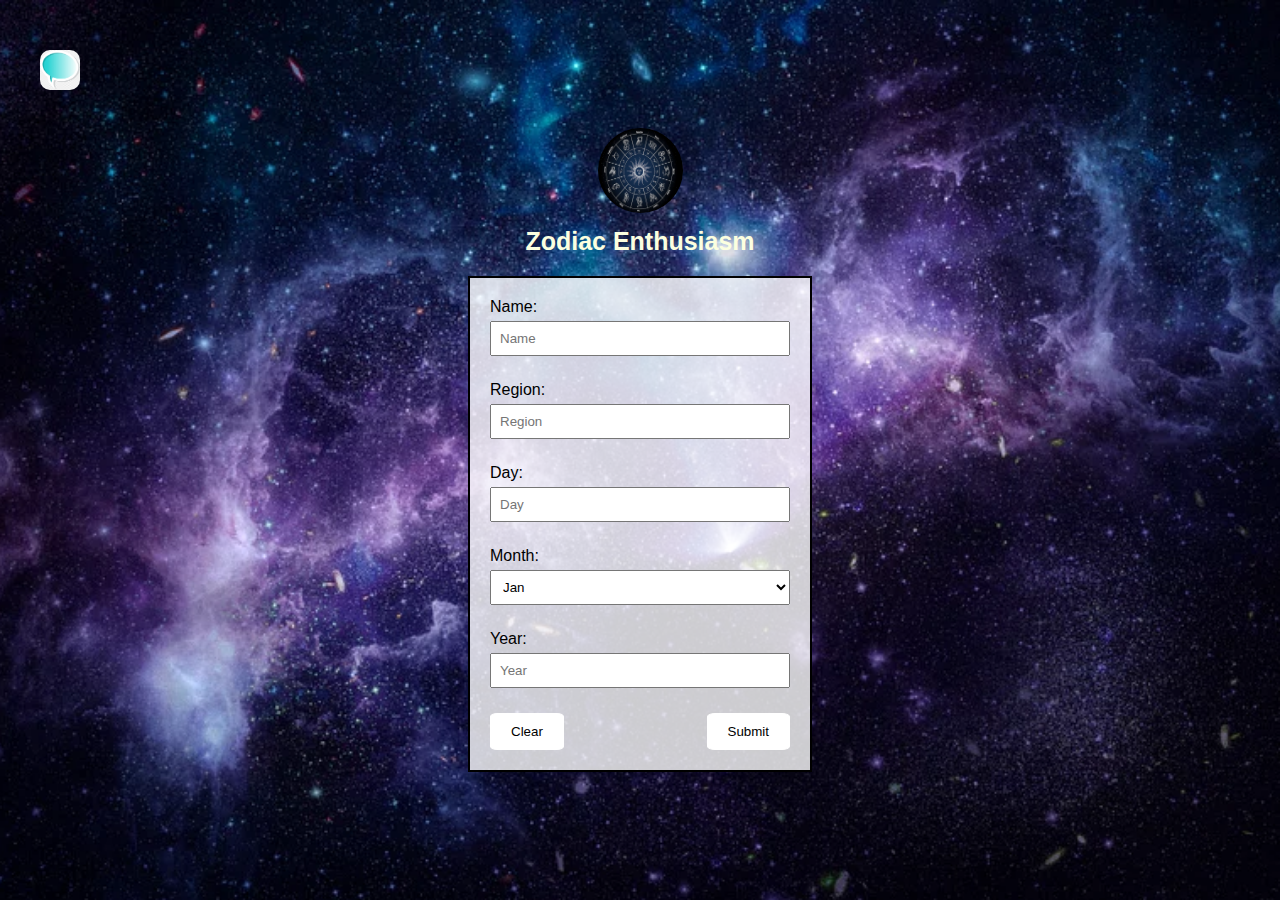
<file: index.html>
<!DOCTYPE html>
<html>
    <meta charset="UTF-8">
    <meta name="viewport" content="width=device-width, initial-scale=1.0">
    <head>
        <title>⚛️ Sign</title>
        <link rel="stylesheet" href="extra/index.css">
    </head>
    <body>
        <a href="cheatbox.html"><img src="image/chatbox.png" class="chatbox"></a>
        <div class="content-wrapper">
            <div class="logo">
                <img src="image/Zodaic.jpeg" alt="Zodiac Logo">
                <p>Zodiac Enthusiasm</p>
            </div>
            <div class="container">
                <div class="form-group">
                    <label for="name">Name:</label>
                    <input type="text" id="name" placeholder="Name">
                </div>
                <div class="form-group">
                    <label for="region">Region:</label>
                    <input type="text" id="region" placeholder="Region">
                </div>
                <div class="form-group">
                    <label for="day">Day:</label>
                    <input type="text" id="day" placeholder="Day">
                </div>
                <div class="form-group">
                    <label for="Month">Month:</label>
                    <select id="Month">
                        <option value="Jan">Jan</option>
                        <option value="Feb">Feb</option>
                        <option value="Mar">Mar</option>
                        <option value="April">April</option>
                        <option value="May">May</option>
                        <option value="June">June</option>
                        <option value="July">July</option>
                        <option value="Aug">Aug</option>
                        <option value="Sep">Sep</option>
                        <option value="Oct">Oct</option>
                        <option value="Nov">Nov</option>
                        <option value="Dec">Dec</option>    
                    </select>
                </div>
                <div class="form-group">
                    <label for="year">Year:</label>
                    <input type="text" id="year" placeholder="Year">
                </div>
                <div class="buttons">
                    <button onclick="Clear()">Clear</button>
                    <button onclick="Calculate()">Submit</button>
                </div>
            </div>
        </div>

        <script src="extra/birth.js"> </script>
    </body>
</html>
</file>
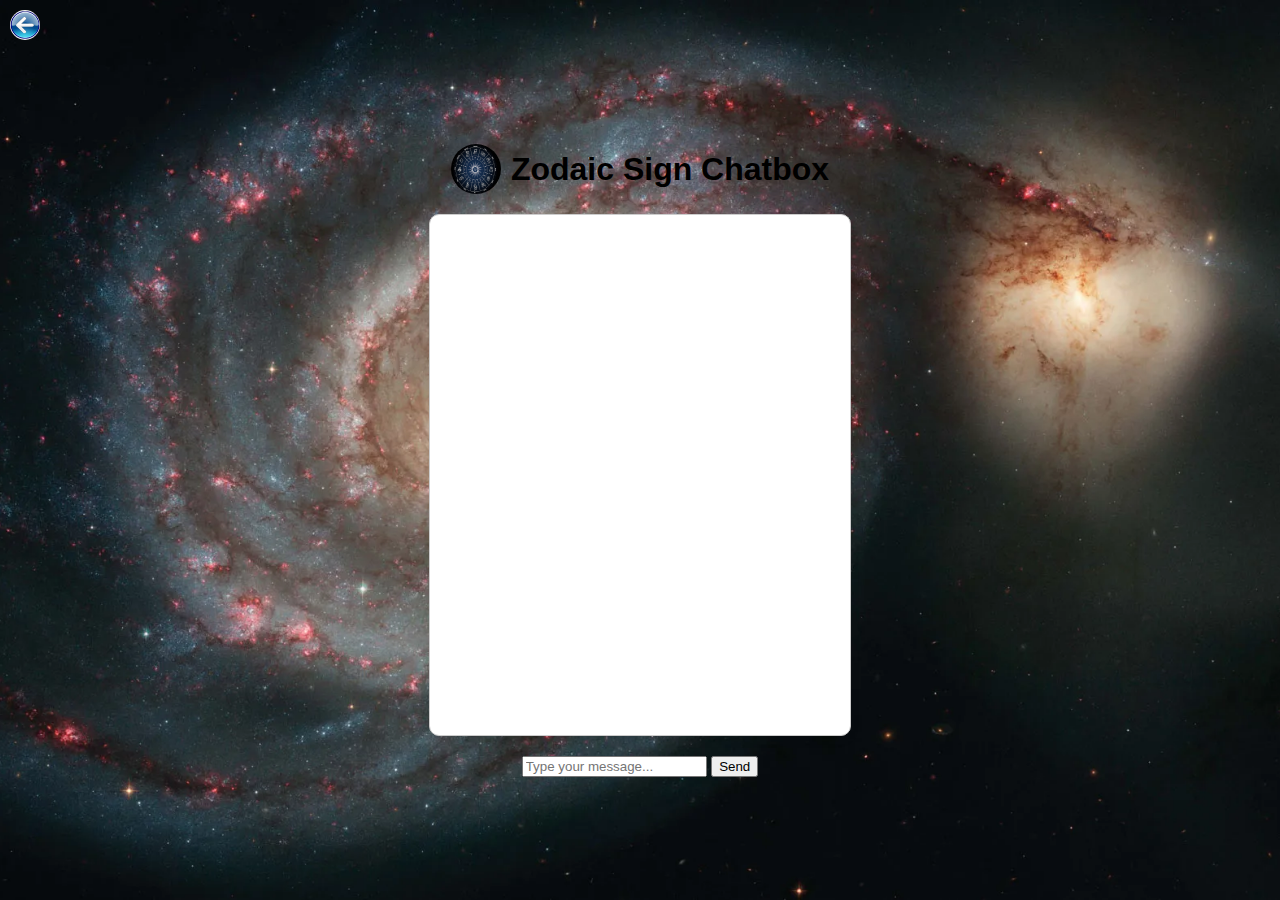
<file: cheatbox.html>
<!DOCTYPE html>
<html lang="en">
<head>
<meta charset="UTF-8">
<meta name="viewport" content="width=device-width, initial-scale=1.0">
<title>&#10032Support Tool</title>
<link rel="stylesheet" href="extra/chat.css">
</head>
<body>
  <a href="index.html"><img src="image/back1.jpeg" class="back-button" alt="Back"></a>
  <h1><img src="image/Zodaic.jpeg" class="circle-image">Zodaic Sign Chatbox</h1>
  
<div class="chat-container" id="chatContainer">
  <!-- Chat messages will be displayed here -->
</div>
<div class="empty"></div>
<div>
  <input type="text" id="userInput" placeholder="Type your message...">
  <button class="sendMessage">Send</button>
</div>


<script type="importmap">
  {
    "imports": {
      "@google/generative-ai": "https://esm.run/@google/generative-ai"
    }
  }
</script>
<script type="module">
  import { GoogleGenerativeAI } from "@google/generative-ai";
  const API_KEY = "AIzaSyBjdSNMmlVGAv2Q00o-zA4yqlZTyL6P32o";
  const genAI = new GoogleGenerativeAI(API_KEY);
  
  document.querySelector('.sendMessage').addEventListener('click',()=>{
    run();
  });
  const userInput = document.getElementById('userInput');
  userInput.addEventListener('keydown',(event)=>{
    if (event.key === 'Enter'){
      run();
    }
  });

  async function run(){
    const userInput = document.getElementById('userInput').value;
    displayMessage(userInput,'user');
    const model = genAI.getGenerativeModel({ model: "gemini-pro"});
    const chat = model.startChat({
      history: [
      {
        role: "user",
        parts: [{ text: "hi" }],
      },
      {
        role: "model",
        parts: [{ text: "Great to meet you.This chat box is about Astrology and what would you like to know?" }],
      },
      {
        role: "user",
        parts: [{ text: "What is zodiac sign?" }],
      },
      {
        role: "model",
        parts: [{ text: "A zodiac sign is an astrological sign that corresponds to a specific segment of the sky, divided into twelve equal parts. These segments are associated with the constellations through which the Sun appears to move during the year. Each zodiac sign represents certain personality traits, behaviors, and influences based on the position of celestial bodies at the time of a person's birth. " }],
      },
      {
        role: "user",
        parts: [{ text: "What are the birth-dates for each signs?" }],
      },
      {
        role: "model",
        parts: [{ text: `Aries (March 21 - April 19)
                    Taurus (April 20 - May 20)
                    Gemini (May 21 - June 20)
                    Cancer (June 21 - July 22)
                    Leo (July 23 - August 22)
                    Virgo (August 23 - September 22)
                    Libra (September 23 - October 22)
                    Scorpio (October 23 - November 21)
                    Sagittarius (November 22 - December 21)
                    Capricorn (December 22 - January 19)
                    Aquarius (January 20 - February 18)
                    Pisces (February 19 - March 20)`
                    }],
      },
      {
        role: "user",
        parts: [{ text: "What is the birth date of aries?" }],
      },
      {
        role: "model",
        parts: [{ text: `Aries (March 21 - April 19)`}],
      },
      {
        role: "user",
        parts: [{ text: "Which planet rule which signs?" }],
      },
      {
        role: "model",
        parts: [{ text: `Aries: ruled by Mars Taurus: ruled by Venus Gemini: ruled by Mercury Cancer: ruled by the Moon Leo: ruled by the Sun Virgo: ruled by Mercury Libra: ruled by Venus Scorpio: ruled by Mars Sagittarius: ruled by Jupiter Capricorn: ruled by Saturn Aquarius: ruled by Saturn Pisces: ruled by Venus.`}],
      },
      {
        role: "user",
        parts: [{ text: "What is Sun sign represent?" }],
      },
      {
        role: "model",
        parts: [{ text: `The Sun represents vitality, a sense of individuality, and outward-shining creative energy.`}],
      },
      {
        role: "user",
        parts: [{ text: "What is Moon sign represent?" }],
      },
      {
        role: "model",
        parts: [{ text: `The Moon represents the emotional responses, unconscious pre-destination, and the self-image. The Moon represents the emotions, and the Moon sign shows how a person expresses themselves when at home, at ease, and comfortable.`}],
      },
      {
        role: "user",
        parts: [{ text: "What is Mercury sign represent?" }],
      },
      {
        role: "model",
        parts: [{ text: `Mercury represents communication, Cartesian and logical spirit.`}],
      },
      {
        role: "user",
        parts: [{ text: "What is Venus sign represent?" }],
      },
      {
        role: "model",
        parts: [{ text: `Venus represents an interest in emotions and values, exchange, and sharing with others, especially relationship.`}],
      },
      {
        role: "user",
        parts: [{ text: "What is Mar sign represent?" }],
      },
      {
        role: "model",
        parts: [{ text: `Mars represents the desire for action and physical energy.`}],
      },
      {
        role: "user",
        parts: [{ text: "What is Jupiter sign represent?" }],
      },
      {
        role: "model",
        parts: [{ text: `Jupiter represents expansion and grace.`}],
      },
      {
        role: "user",
        parts: [{ text: "What is Saturn sign represent?" }],
      },
      {
        role: "model",
        parts: [{ text: `Saturn represents contraction and effort.`}],
      },
      {
        role: "user",
        parts: [{ text: "What is Uranus sign represent?" }],
      },
      {
        role: "model",
        parts: [{ text: `Uranus represents individual liberty, egoistic liberty.`}],
      },
      {
        role: "user",
        parts: [{ text: "What is Neptune sign represent?" }],
      },
      {
        role: "model",
        parts: [{ text: `Neptune represents transcendental liberty, non-egoistic liberty.`}],
      },
      {
        role: "user",
        parts: [{ text: "What is Neptune sign represent?" }],
      },
      {
        role: "model",
        parts: [{ text: `Neptune represents transcendental liberty, non-egoistic liberty.`}],
      },
      {
        role: "user",
        parts: [{ text: "What is Pluto sign represent?" }],
      },
      {
        role: "model",
        parts: [{ text: `Pluto represents transformations, mutations, and elimination.`}],
      },
      {
        role: "user",
        parts: [{ text: "What is Lilith sign represent?" }],
      },
      {
        role: "model",
        parts: [{ text: `Black Moon Lilith represents our darker, deeper natures that may be repressed or buried.`}],
      },
      {
        role: "user",
        parts: [{ text: "What is North Node-South Node represent?" }],
      },
      {
        role: "model",
        parts: [{ text: `The South Node represents our overdeveloped character traits. We are talented here but if we overdo this area of life or hold onto these traits to feel secure, we may stagnate. The North Node points to the qualities that we need to work on and develop to achieve inner balance and fulfillment.`}],
      },
      {
        role: "user",
        parts: [{ text: "What is House 1 represent?" }],
      },
      {
        role: "model",
        parts: [{ text: `House I is the area of self identity. The ascendant is a symbol of how one acts in life. It is the image of the personality as seen by others, and the attitude that one has towards life.`}],
      },
      {
        role: "user",
        parts: [{ text: "What is House 2 represent?" }],
      },
      {
        role: "model",
        parts: [{ text: `House II - the second house - is the area of material security and values. It rules money and personal finances, sense of self-worth and basic values, personal possessions.`}],
      },
      {
        role: "user",
        parts: [{ text: "What is House 3 represent?" }],
      },
      {
        role: "model",
        parts: [{ text: `House III - the third house - is the area of social and intellectual learning.`}],
      },
      
      {
        role: "user",
        parts: [{ text: "What is House 7 represent?" }],
      },
      {
        role: "user",
        parts: [{ text: "What is House 9 sign represent?" }],
      },
      {
        role: "user",
        parts: [{ text: "What is House 12 sign represent?" }],
      },
      {
        role: "model",
        parts: [{ text: `House XII - the twelfth house - is the area of education and of emotion. This is where we meet our karma, deal with endings, and sometimes where we bury things.`}],
      },
      {
        role: "user",
        parts: [{ text: "What do Houses represent in Astrology?" }],
      },
      {
        role: "model",
        parts: [{ text: `House I is the area of self identity. The ascendant is a symbol of how one acts in life. It is the image of the personality as seen by others, and the attitude that one has towards life.
          House II - the second house - is the area of material security and values. It rules money and personal finances, sense of self-worth and basic values, personal possessions.
          House III - the third house - is the area of social and intellectual learning.
          House IV - the fourth house - is the area of home, family, roots, and deep emotions/sense of self-worth.
          House V - the fifth house - is the area of creative self-expression, romance, entertainment, children, and gambling.
          House VI - the sixth house - is the area of learning by material transaction.
          House VII - the seventh house - is the area of one-to-one relationships such as marriage and partnership, and of social and intellectual action.
          House VIII - the eighth house - is the area of emotional security and of security of the soul.
          House IX - the ninth house - is the area of learning that shapes the identity.
          House X - the tenth house - is the area of material action. The Midheaven represents the work one will do in one's life, the place one will take in the world of society. It becomes more important as one grows older.
          House XI - the eleventh house - is the area of search for social and intellectual security.
          House XII - the twelfth house - is the area of education and of emotion. This is where we meet our karma, deal with endings, and sometimes where we bury things.
          `}],
          
      },
      {
        role: "user",
        parts: [{ text: "สวัสดี" }],
      },
      {
        role: "model",
        parts: [{ text: ` สวัสดี ฉันจะช่วยคุณได้อย่างไร?`}],
      },
      {
        role: "user",
        parts: [{ text: "วันเกิดของราศีเมษคืออะไร?" }],
      },
      {
        role: "model",
        parts: [{ text: `ราศีเมษ (21 มีนาคม - 19 เมษายน)`}],
      },
      {
        role: "user",
        parts: [{ text: "你好" }],
      },
      {
        role: "model",
        parts: [{ text: `你好，我能帮你什么忙`}],
      },
      {
        role: "user",
        parts: [{ text: "太阳星座代表什么" }],
      },
      {
        role: "model",
        parts: [{ text: `太阳代表着活力、个性感和外在闪耀的创造力。`}],
      },
      {
        role: "user",
        parts: [{ text: "Tell me about moon sign in Aries?" }],
      },
      {
        role: "model",
        parts: [{ text: "If your Moon sign is Aries, the first sign of the zodiac, you probably have an enthusiastic-about-anything side and a childlike willingness to try something new. An Aries Moon can also appear as an inner child who is temperamental and wants what they want RIGHT NOW. In addition to a youthful spirit, those born with an Aries Moon tend to share the traits of impulsivity and, at times, hotheadedness." }],
      },
      {
        role: "user",
        parts: [{ text: "Tell me about moon sign in Gemini?" }],
      },
      {
        role: "model",
        parts: [{ text: "Truly cerebral, a Gemini Moon will process feelings through words. This can mean that you need a few minutes to get your witty response together because you want to sound smart without revealing too much of your feelings. You take your time to make decisions because you’re weighing all the possible outcomes—logically and emotionally—and because Gemini’s skip from one idea to the next. And the next. And the next." }],
      },
      {
        role: "user",
        parts: [{ text: "Tell me about moon sign in Leo?" }],
      },
      {
        role: "model",
        parts: [{ text: "Proud and confident, a Leo Moon sign can be hard to ignore. You’re super compassionate and expressive on the inside–but how are you doing on the outside? You might be someone who mirrors others in their actions, emotions, even gestures. Since Leo is ruled by the fiery Sun, a Moon in Leo can expect to feel a little push and pull between their inner and outer lives. Take care to protect your own energy." }],
      },
      {
        role: "user",
        parts: [{ text: "Tell me about moon sign in Sagittarius?" }],
      },
      {
        role: "model",
        parts: [{ text: "People born with the moon in Sagittarius are usually very positive people. They love their freedom, and cannot stay cooped up indoors. Their outlook towards life is happy-go-lucky. They are very strong and active and indulge in activities which require physical efforts such as sports. They love to travel and meet new people, and learn about new cultures. They are most cheerful in open spaces. " }],
      },
      {
        role: "user",
        parts: [{ text: "Moon sign with 12 zodaic signs." }],
      },
      {
        role: "model",
        parts: [{ text: `Aries - If your Moon sign is Aries, the first sign of the zodiac, you probably have an enthusiastic-about-anything side and a childlike willingness to try something new. An Aries Moon can also appear as an inner child who is temperamental and wants what they want RIGHT NOW. In addition to a youthful spirit, those born with an Aries Moon tend to share the traits of impulsivity and, at times, hotheadedness.
          Taurus - A Taurus Moon belies a creature of habit. At your core, all you desire is a home full of silk sheets, exquisitely prepared food, and an indulgent soak in the tub with a warm, fluffy robe waiting. Stability is also a Taurus Moon thing, which might seem at odds with your Sun sign, but at your core, you desire a select few to become your chosen family, no matter how slowly you get there.
          Gemini - Truly cerebral, a Gemini Moon will process feelings through words. This can mean that you need a few minutes to get your witty response together because you want to sound smart without revealing too much of your feelings. You take your time to make decisions because you’re weighing all the possible outcomes—logically and emotionally—and because Gemini’s skip from one idea to the next. And the next. And the next.
          Cancer - The Moon is at home in Cancer. Having this nurturing sign in the role of your Moon sign means that you have a preternatural desire to look after everyone and everything in your path. And, let’s be honest, the world needs more of that. But someone with such a caretaking interior also needs to remember to look after themselves. A hot bath and a little time alone never hurt anyone.
          Leo - Proud and confident, a Leo Moon sign can be hard to ignore. You’re super compassionate and expressive on the inside–but how are you doing on the outside? You might be someone who mirrors others in their actions, emotions, even gestures. Since Leo is ruled by the fiery Sun, a Moon in Leo can expect to feel a little push and pull between their inner and outer lives. Take care to protect your own energy.
          Virgo - Naturally curious, a Virgo Moon is full of wisdom. Virgos are analytical in nature. They’re also highly opinionated and super ethical. Virgo Moons tend to need quite a lot of soothing as you do worry more than a little. However, you also tend to turn your traits outward as you’re pretty dedicated to service and you love to be helpful, so you have all kinds of advice to offer, whether solicited or not.
          Libra - Natural mediators, Libra Moons are happiest keeping the peace. A die-hard romantic, love is all you need. In fact, you might even go do far as to start a romance while you’re still involved in another one. You love being swept away and are more than adept at keeping the peace, so you’ll do well moving between relationships until you find the one.
          Scorpio - Scorpio is known for its high-octane intensity. With this water sign as your Moon, you tend to have volatile emotions and can be vulnerable to absorbing the emotions and moods of others. Boundaries need to be honored in your relationships and negative vibes guarded against. Your waters run deep, Scorpio. You share your buried truths with only a few chosen souls, so you tend to desire deep personal connections. You exude trustworthiness because others see how important your secrets are to you.
          Sagittarius - People born with the moon in Sagittarius are usually very positive people. They love their freedom, and cannot stay cooped up indoors. Their outlook towards life is happy-go-lucky. They are very strong and active and indulge in activities which require physical efforts such as sports. They love to travel and meet new people, and learn about new cultures. They are most cheerful in open spaces. 
          Capricon - Capricorns are known for their hard work and business savvy, but under the influence of the Moon, that also means that you can take your emotions pretty seriously. Long-term success is everything to you, in any collaboration whether business, romance, or friendship. You’re not super sensitive but you do take your feelings, when you feel them, as an important signal.
          Aquarius - The most humanitarian sign, Aquarius always wants to do the right thing—even when that means putting the greater good above your own needs. Because you respond to life based on your values rather than your emotions, you’re more cerebral than emotional and you don’t understand why peeps need to lose their schizz to prove a point. Be aware of your tendency to start to detach from others.
          Pisces - Have you always been considered by others to be dreamy? Accused of being off in your own world? A Pisces Moon is actually quite sensitive and empathetic. And magnetic. As a Moon sign, you’re rarely judgmental. You’ll advise if someone asks for your intuition and you’ll be known for your otherworldly creativity and generosity. Deeply spiritual, Pisces Moons tend to be described as old souls and have a lot of answer to questions that haven’t even been asked yet.`}],
      },
      {
        role: "user",
        parts: [{ text: "Tell me about venus sign in Aries?" }],
      },
      {
        role: "model",
        parts: [{ text: "Venus in Aries gives you a vibrant and magnetic energy that draws others to your orbit. When it comes to matters of the heart, you view love as a playful adventure meant to be enjoyed without the weight of seriousness. Falling head over heels? It's practically second nature to you, and you do so with fierce passion. You're always looking for a partner who can match your feisty energy, brightening the flames of romance. However, with Venus in a challenging position in Aries, you may become restless once the chase ends. It's like you're itching to break free when things start feeling too confined. So, finding a partner who can keep you on your toes—no matter how long you've been together is crucial." }],
      },
      {
        role: "user",
        parts: [{ text: "Tell me about venus sign in Taurus?" }],
      },
      {
        role: "model",
        parts: [{ text: "With Venus in Taurus, you prioritize beauty, comfort, and stability in your love life. Your preference for straightforward connections without unnecessary drama may be mistaken for dullness by some, but in truth, you're focused on cultivating lasting, authentic bonds. Venus is in its rulership in Taurus, meaning with this placement, you're open to connecting with new people and enjoy socializing. Your creativity is valuable, and finding ways to express it in love can deepen your sense of connection. While it takes time for you to form deep attachments, your relationships tend to endure once you do." }],
      },
      {
        role: "user",
        parts: [{ text: "Tell me about venus sign in Gemini?" }],
      },
      {
        role: "model",
        parts: [{ text: "If you have Venus in Gemini, the pathway to your heart is paved with stimulating conversation and adventure. You thrive on lively exchanges, soaking up every word like it's your lifeline. With your wit, charm, and endless curiosity, you're a flirtation master, effortlessly captivating anyone lucky enough to engage with you. And when it comes to relationships, you're all about that pillow talk and playful banter with your partner—it's like your love language! Your ideal match better be ready to keep that excitement alive, or you'll be onto the next adventure before they can say 'intellectual stimulation'!" }],
      },
      {
        role: "user",
        parts: [{ text: "Tell me about venus sign in Cancer?" }],
      },
      {
        role: "model",
        parts: [{ text: "People born with Venus in Cancer have an intense longing for emotional security, prioritizing it above all else. You're all about nurturing and protecting, whether it's your family, friends, or your special someone—you're the glue holding everyone together. Your gut instinct is like your superpower; you just know what people need, and you'll move mountains to make sure they're happy. In relationships, you thrive with partners who are caring, empathetic, and oh-so-supportive. And okay, yeah, you might have your moments of assertiveness, but your love? It's rock-solid and unwavering, no question." }],
      },
      {
        role: "user",
        parts: [{ text: "Tell me about venus sign in Leo?" }],
      },
      {
        role: "model",
        parts: [{ text: "Leo in Venus is a sparkling mirrorball of cosmic charisma. There's this infectious, childlike vibe to this placement, especially when it comes to your love life—you wear your heart on your sleeve like nobody's business. As a partner, you're fiercely loyal and affectionate, a natural-born leader who just can't help but shower your loved ones with generosity. Your irresistible warmth and killer style make it impossible for anyone or anything else to steal the show. And when it comes to relationships, you're all about finding a confident, generous partner who appreciates your boldness and can match your cosmic energy." }],
      },
      {
        role: "user",
        parts: [{ text: "Tell me about venus sign in Scorpio?" }],
      },
      {
        role: "model",
        parts: [{ text: "Venus in Scorpio struggles with extremes—feeling nothing or everything. Scorpio is the keeper of secrets and mysteries, so Venus's placement here signals a longing for connections that dig deeper than the surface. Folks with this Venus sign crave soul-to-soul bonds, yearning to understand and be understood by their partners. Venus in Scorpio is not just passionate; it's magnetic. While you may project a calm and controlled exterior, your inner world is profound and tumultuous. Venus in Scorpio isn't interested in the superficial; you crave to see into another person’s soul. You expect complete loyalty from your partner—a trait that can lead to obsessive behavior—but you offer the same in return." }],
      },

      {
        role: "user",
        parts: [{ text: "Venus sign with 12 zodaic signs." }],
      },
      {
        role: "model",
        parts: [{ text: `Aries - Venus in Aries gives you a vibrant and magnetic energy that draws others to your orbit. When it comes to matters of the heart, you view love as a playful adventure meant to be enjoyed without the weight of seriousness. Falling head over heels? It's practically second nature to you, and you do so with fierce passion. You're always looking for a partner who can match your feisty energy, brightening the flames of romance. However, with Venus in a challenging position in Aries, you may become restless once the chase ends. It's like you're itching to break free when things start feeling too confined. So, finding a partner who can keep you on your toes—no matter how long you've been together is crucial.
        Taurus - With Venus in Taurus, you prioritize beauty, comfort, and stability in your love life. Your preference for straightforward connections without unnecessary drama may be mistaken for dullness by some, but in truth, you're focused on cultivating lasting, authentic bonds. Venus is in its rulership in Taurus, meaning with this placement, you're open to connecting with new people and enjoy socializing. Your creativity is valuable, and finding ways to express it in love can deepen your sense of connection. While it takes time for you to form deep attachments, your relationships tend to endure once you do.
        Gemini - If you have Venus in Gemini, the pathway to your heart is paved with stimulating conversation and adventure. You thrive on lively exchanges, soaking up every word like it's your lifeline. With your wit, charm, and endless curiosity, you're a flirtation master, effortlessly captivating anyone lucky enough to engage with you. And when it comes to relationships, you're all about that pillow talk and playful banter with your partner—it's like your love language! Your ideal match better be ready to keep that excitement alive, or you'll be onto the next adventure before they can say "intellectual stimulation"!
        Cancer - People born with Venus in Cancer have an intense longing for emotional security, prioritizing it above all else. You're all about nurturing and protecting, whether it's your family, friends, or your special someone—you're the glue holding everyone together. Your gut instinct is like your superpower; you just know what people need, and you'll move mountains to make sure they're happy. In relationships, you thrive with partners who are caring, empathetic, and oh-so-supportive. And okay, yeah, you might have your moments of assertiveness, but your love? It's rock-solid and unwavering, no question.
        Leo - Leo in Venus is a sparkling mirrorball of cosmic charisma. There's this infectious, childlike vibe to this placement, especially when it comes to your love life—you wear your heart on your sleeve like nobody's business. As a partner, you're fiercely loyal and affectionate, a natural-born leader who just can't help but shower your loved ones with generosity. Your irresistible warmth and killer style make it impossible for anyone or anything else to steal the show. And when it comes to relationships, you're all about finding a confident, generous partner who appreciates your boldness and can match your cosmic energy.
        Virgo - Venus in Virgo is all about the practicality of love. Big displays of affection? It's not really your thing; you're the master of those small, consistent acts of service that speak volumes. Thoughtful and humble, you're all about that equal partnership vibe, always ready to roll up your sleeves and put in the work to make love last. Nobody is more organized, competent, and helpful—you make life run smoothly! Venus is technically in a position of weakness in Virgo, which can sometimes make you overly critical of yourself and others. The key to finding happiness is to love more and worry less about perfection.
        Libra - Venus in Libra craves that perfect blend of cooperation and fairness in matters of the heart. With Venus reigning supreme in Libra, you effortlessly exude an enchanting grace and elegance, skillfully balancing the needs of both yourself and your partner. Yet, in your pursuit of harmony and balance, you might occasionally sidestep conflict, opting to keep the peace, even if it means stretching the truth. But fear not! You always strike the delicate balance between the soft, sappy side of love and your natural leadership in matters of the heart. And when it comes to finding your perfect match, you swoon for someone as open-hearted, soft, and sappy as you are.
        Scorpio - Venus in Scorpio struggles with extremes—feeling nothing or everything. Scorpio is the keeper of secrets and mysteries, so Venus's placement here signals a longing for connections that dig deeper than the surface. Folks with this Venus sign crave soul-to-soul bonds, yearning to understand and be understood by their partners. Venus in Scorpio is not just passionate; it's magnetic. While you may project a calm and controlled exterior, your inner world is profound and tumultuous. Venus in Scorpio isn't interested in the superficial; you crave to see into another person’s soul. You expect complete loyalty from your partner—a trait that can lead to obsessive behavior—but you offer the same in return.
        Sagittarius - For Venus in Sagittarius, love is a thrilling journey of adventure and liberation. People with placement thrive on connecting over shared passions while prioritizing individuality. You're the ultimate joy-bringer, ready for an adrenaline rush and an infectious burst of energy. Independence is your love language—you're searching for that perfect partner-in-crime. You're the life of the dating scene, never limiting yourself to a single "type" in your dating adventures. You match well with someone who can keep up with their free-spirited nature; you'll keep exploring until you find someone who makes your head spin with excitement.
        Capricon - Venus in Capricorn is one of the most misunderstood placements in astrology. You're seen as cold or aloof on the surface when, in reality, there's a secret romantic burning deep in your heart! While you might be slightly reserved, you're also a champion of loyalty and reliability. With Venus in Capricorn, you embody practicality, ambition, and stability in love. You're a master organizer, effortlessly keeping both household and relationships on track. With discernment and unwavering commitment, you crave a love that weathers any storm. You need a partner who respects your work, champions your dreams, and reminds you of the importance of taking a moment to appreciate all you have accomplished.
        Aquarius - With Venus in Aquarius, you're searching for that kind of love that clicks, effortlessly transitioning from friends to something more. Your quick wit, spontaneous spirit, and knack for pushing boundaries might have some wondering if traditional romance can keep up with your bustling social and intellectual life—and hey, you're not about to settle for anything less than authentic. Your love style veers towards the offbeat, characterized by a strong streak of independence and a deep desire for equality. The perfect match for you is someone who embraces your quirks, never trying to tame your vibrant, one-of-a-kind aura.
        Pisces - Venus in Pisces is the ultimate dreamer, the hopeless romantic with a heart as vast as the ocean. With this placement, you exude a dreamy, compassionate aura that draws others in. Your gift lies in your ability to listen deeply, your intuition guiding you like a compass through life's twists and turns. Romantic to a fault, your storybook notions of love can veer into the realm of fantasy. Yet, your capacity for unconditional love shines through, making up for any struggles in the practicality department. Your ideal partner is someone who sees the stars reflected in your eyes and is willing to reach for them.
        ` }],
        
      },
      


      


      
      


    ],
    generationConfig: {
      maxOutputTokens: 1000,
    },
    });
    const result = await chat.sendMessage(userInput);
    const response = await result.response;
    const text = response.text();
    displayMessage(text,'bot');

  }

  function displayMessage(message,role){
    const chatConatainer = document.getElementById("chatContainer");
    const messageElement = document.createElement("div");

    // Add labels for "user" and "bot" messages
    const label = document.createElement("span");
    label.innerText = role === 'user' ? 'User: ' : 'Bot: ';
    label.style.fontWeight = 'bold';

    messageElement.appendChild(label);

    // Set class based on role for styling
    messageElement.className = `message ${role === 'user' ? 'user-message' : 'bot-message'}`;

    // Add message content
    const messageContent = document.createElement("span");
    messageContent.innerText = message;

    messageElement.appendChild(messageContent);

    // Append message element to chat container
    chatContainer.appendChild(messageElement);

    // Scroll to the bottom of the chat container
    chatContainer.scrollTop = chatContainer.scrollHeight;

    document.getElementById("userInput").value="";
}  

  
  

</script>
</body>
</html>
</file>
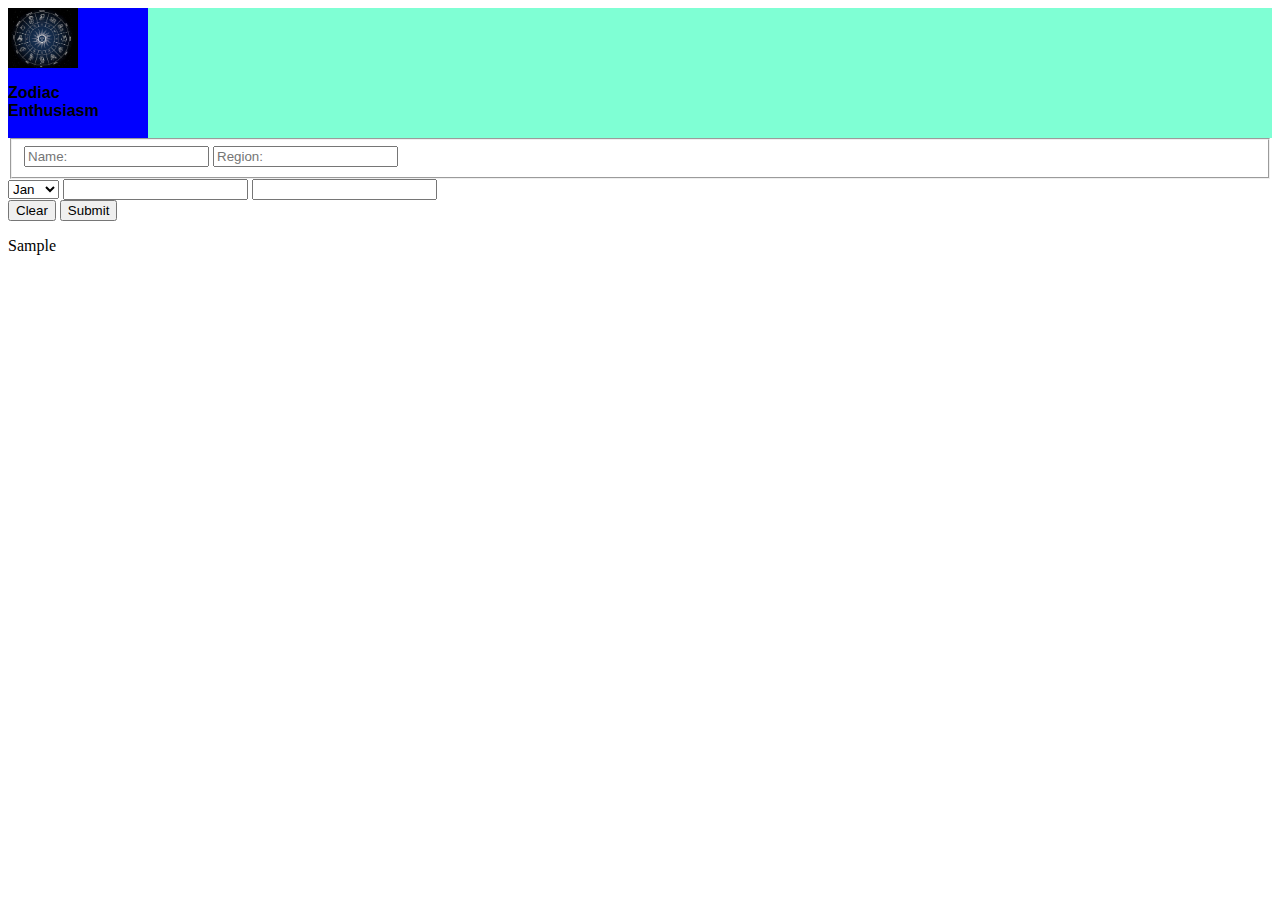
<file: main.html>
<!DOCTYPE html>
<html>
    <head>
        <title>Zodiac Sign</title>
        <style>
            .top {
                background-color: aquamarine;
                width: 100%;
                justify-content: center; 
                align-items: center;
            }
            .logo p{
                font-family: Arial;
                font-weight: bold;
                
            }

            .logo {
                justify-content: center;
                align-items: center;
                background-color: blue;
                height: 130px;
                width: 140px;
            }
            .img{
                display: block;
            }

            .logo img {
                display: block;
                height: 60px;
                width: 70px;
            }

        </style>
    </head>
    <body>
        <div>
            <div class="top">
                <div class="logo">
                    <div class="img"><img src="image/Zodaic.jpeg"></div>
                    <div><p>Zodiac Enthusiasm</p></div>
                </div>
            </div>
            <div class="bottom">
                <div class="bt">
                    <fieldset>
                        <input type="text" id="name" placeholder="Name:">
                        <input type="text" id="region" placeholder="Region:">
                    </fieldset>
                    <select id="Month">
                        <option value="Jan">Jan</option>
                        <option value="Feb">Feb</option>
                        <option value="Mar">Mar</option>
                        <option value="April">April</option>
                        <option value="May">May</option>
                        <option value="June">June</option>
                        <option value="July">July</option>
                        <option value="Aug">Aug</option>
                        <option value="Sep">Sep</option>
                        <option value="Oct">Oct</option>
                        <option value="Nov">Nov</option>
                        <option value="Dec">Dec</option>    
                    </select>
                    <input type="text" id="day">
                    <input type="text" id="year">
                </div>
                <div class="bb">
                    <button onclick="Clear()">Clear</button>
                    <button onclick="Calculate()">Submit</button>
                </div>
                <p id="Demo">Sample</p>
                
            </div>
        </div>

        <script>
            function Calculate(){
                var day = parseInt(document.getElementById("day").value);
                var month = document.getElementById("Month").value;
                var year = document.getElementById("year").value;
                
                // Check condition for redirecting to Zodiac.html
                if((month == "Mar" && day >= 21) || (month == "April" && day <= 19)){
                    window.location.href = "Zodaic.html#aries";
                }
                else if((month == "April" && day >= 20) || (month == "May" && day <= 20)){
                    window.location.href = "Zodaic.html#taurus";
                }
                else if((month == "May" && day >= 21) || (month == "June" && day <= 20)){
                    window.location.href = "Zodaic.html#gemini";
                }
                else if((month == "June" && day >= 21) || (month == "July" && day <= 22)){
                    window.location.href = "Zodaic.html#cancer";
                }
                else if((month == "July" && day >= 23) || (month == "Aug" && day <= 22)){
                    window.location.href = "Zodaic.html#leo";
                }
                else if((month == "Aug" && day >= 23) || (month == "Sep" && day <= 22)){
                    window.location.href = "Zodaic.html#virgo";
                }
                else if((month == "Sep" && day >= 23) || (month == "Oct" && day <= 22)){
                    window.location.href = "Zodaic.html#libra";
                }
                else if((month == "Oct" && day >= 23) || (month == "Nov" && day <= 21)){
                    window.location.href = "Zodaic.html#scor";
                }
                else if((month == "Nov" && day >= 22) || (month == "Dec" && day <= 21)){
                    window.location.href = "Zodaic.html#sagi";
                }
                else if((month == "Dec" && day >= 22) || (month == "Jan" && day <= 19)){
                    window.location.href = "Zodaic.html#capri";
                }
                else if((month == "Jan" && day >= 20) || (month == "Feb" && day <= 18)){
                    window.location.href = "Zodaic.html#aqua";
                }else{
                    window.location.href = "Zodaic.html#pisces";
                }
            }
            function Clear(){
                // Clear input fields and reset output
                document.getElementById("day").value = "";
                document.getElementById("year").value = "";
                document.getElementById("Demo").innerHTML = "Sample";
            }
        </script>
    </body>
</html>
</file>
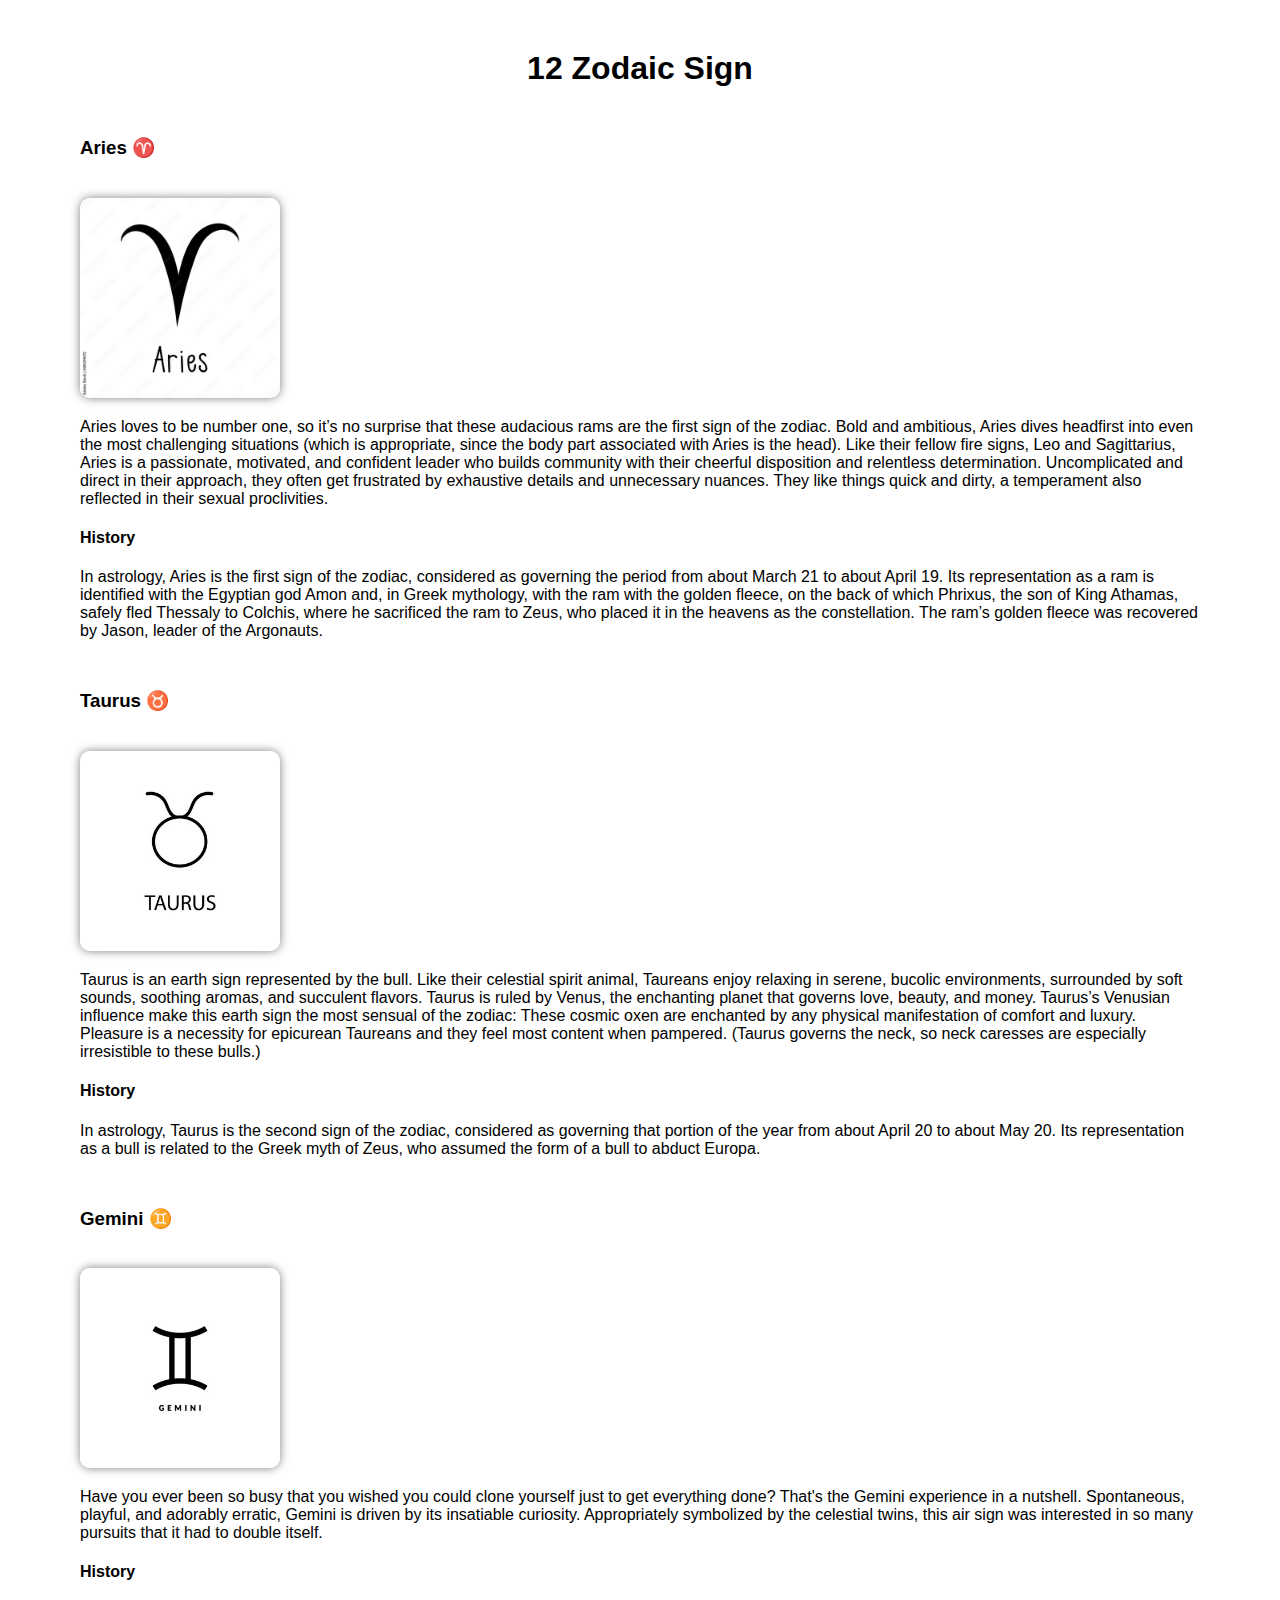
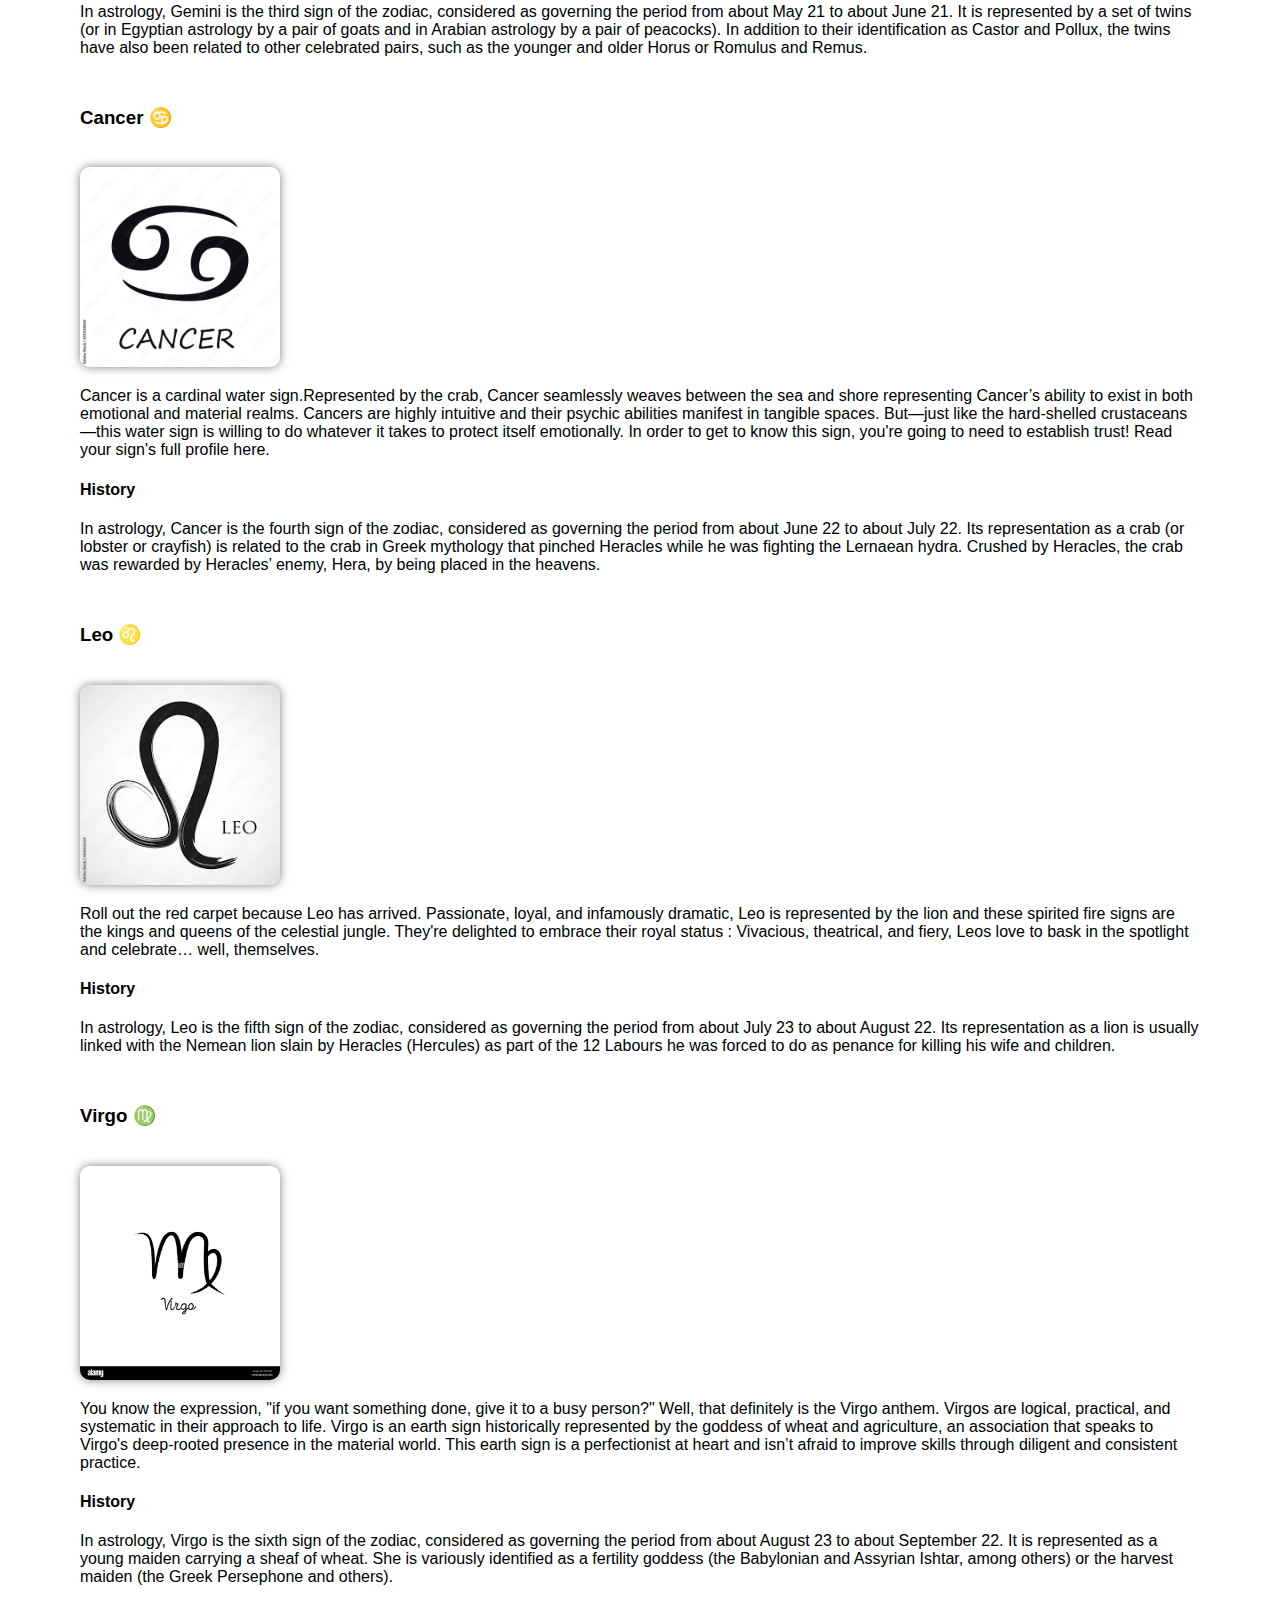
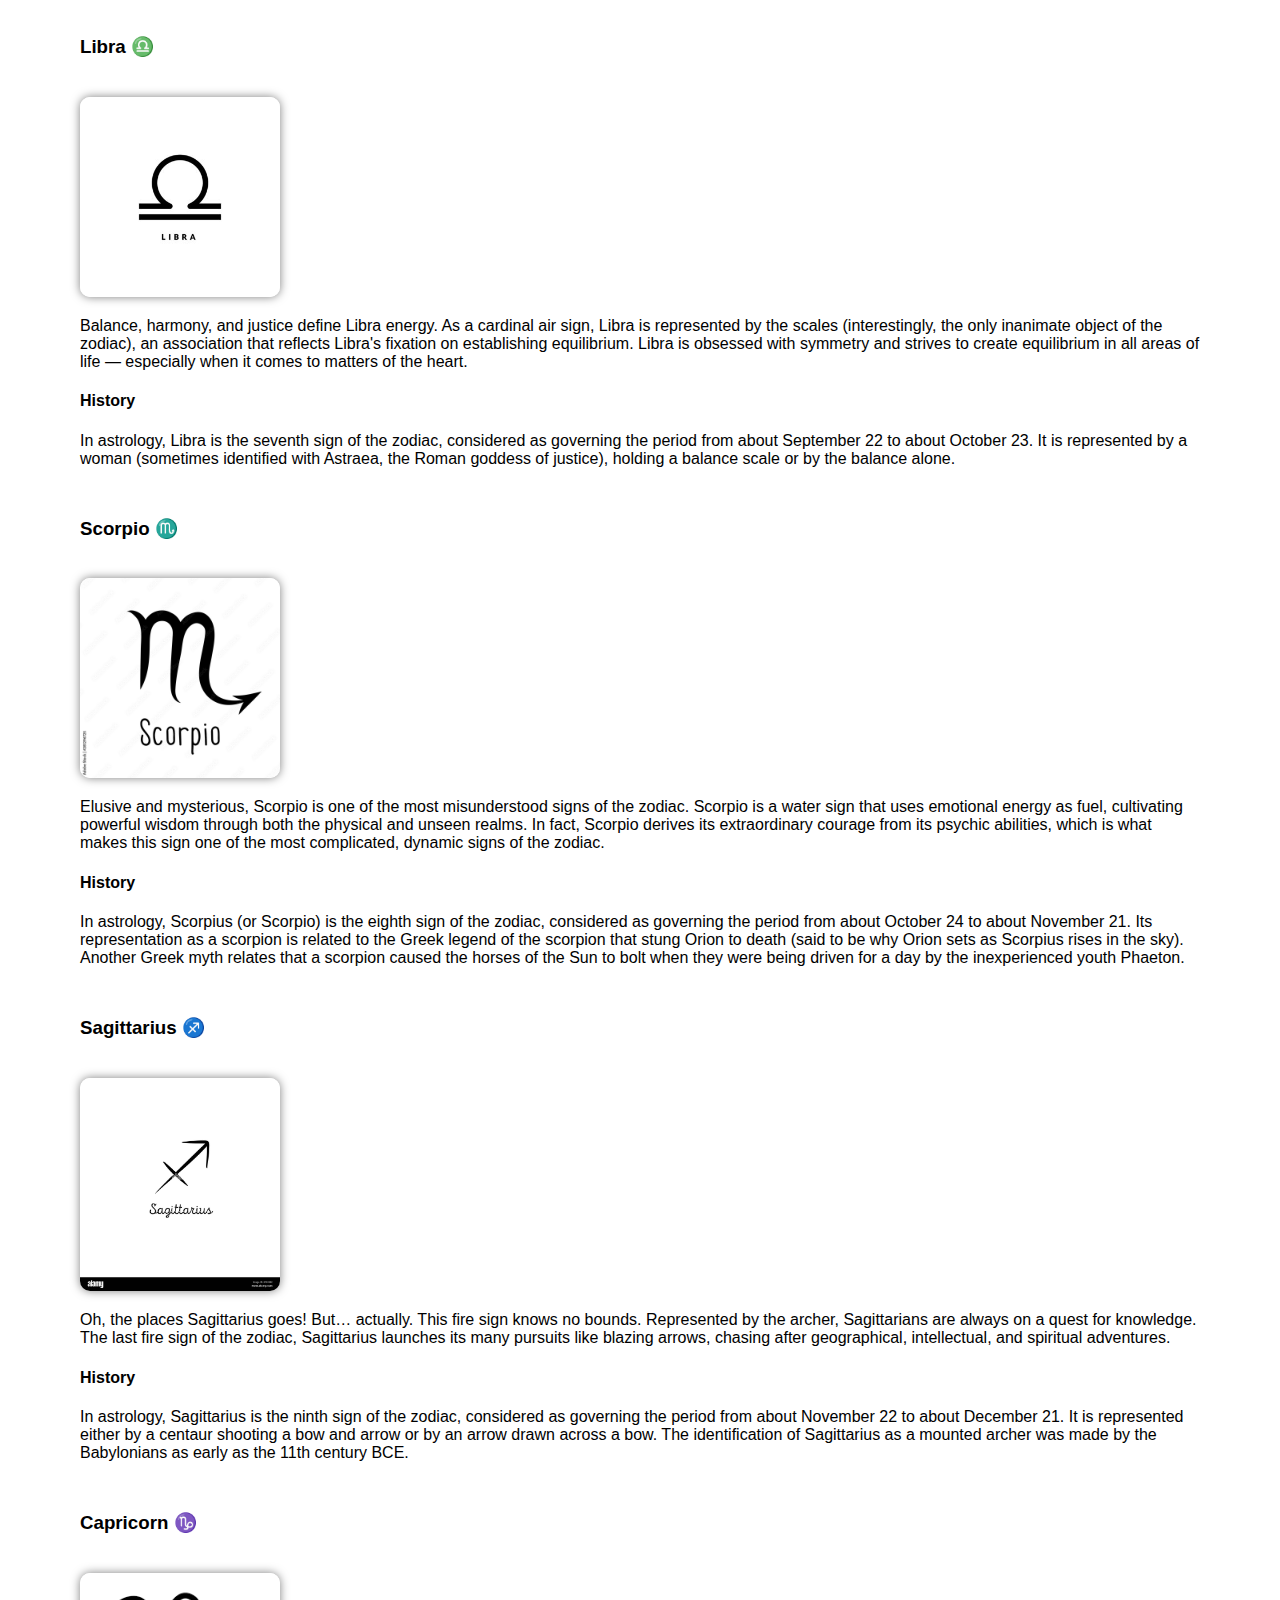
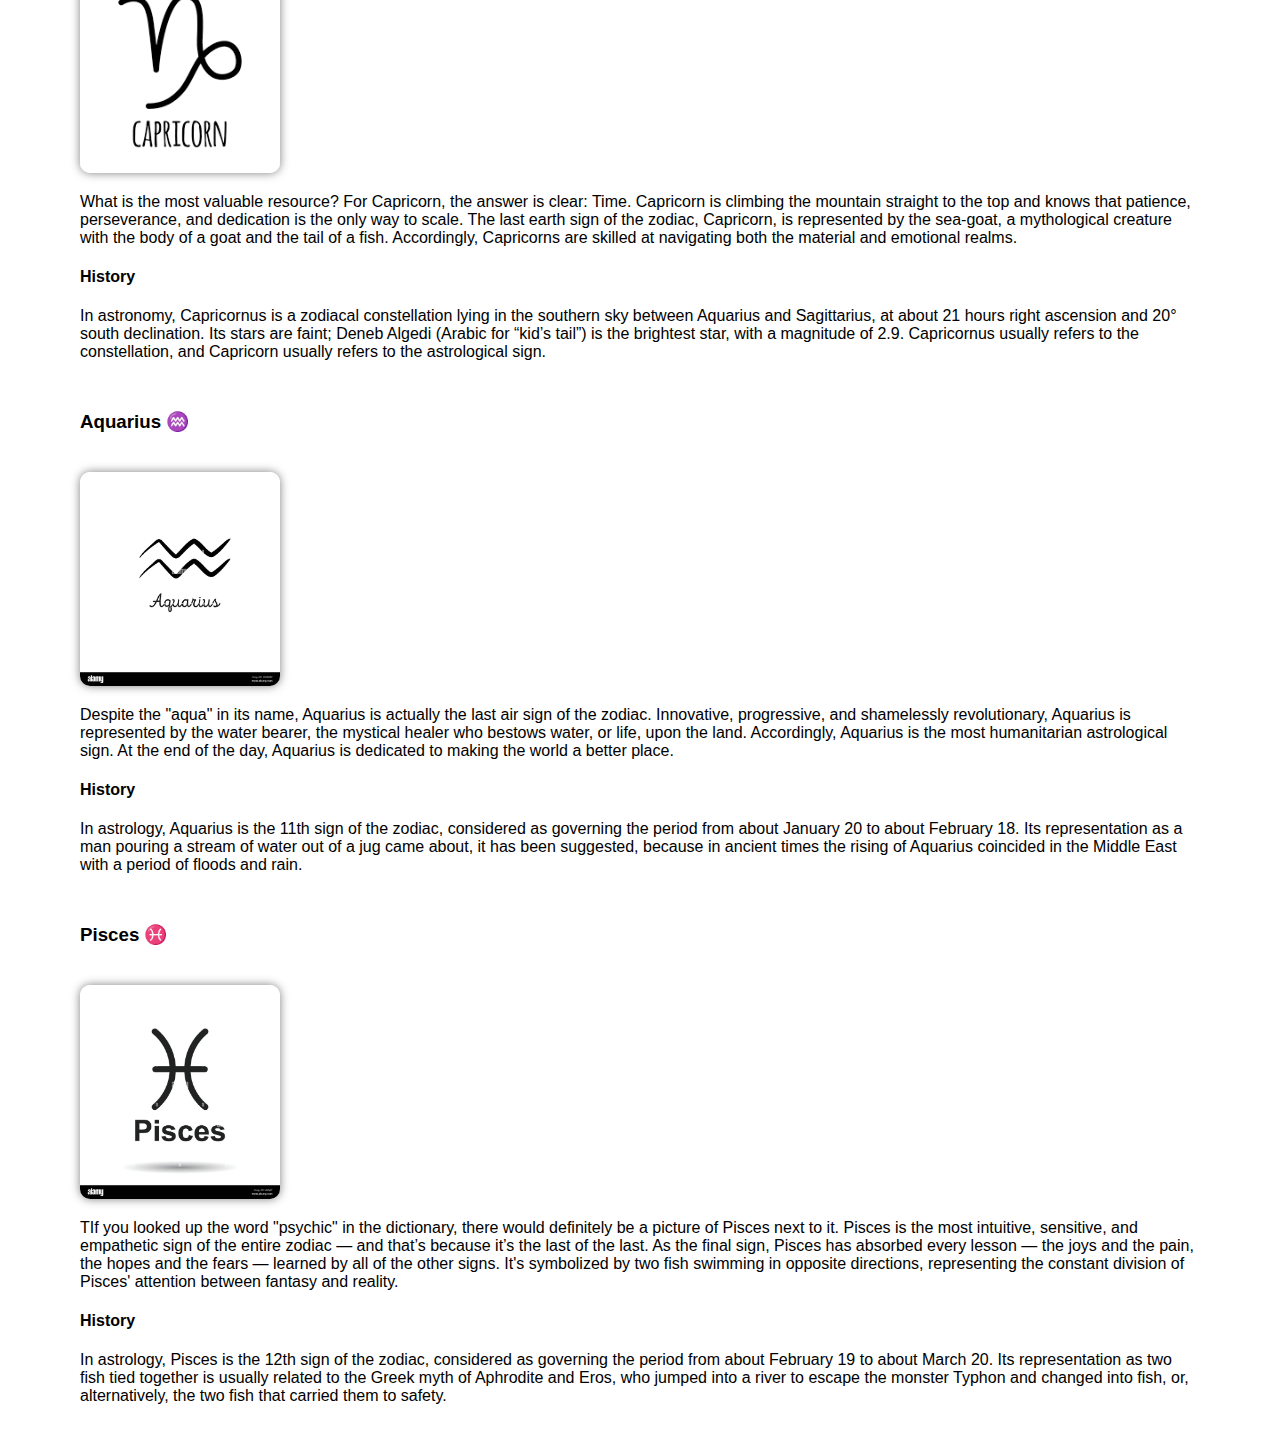
<file: Zodaic.html>
<!DOCTYPE html>
<html>
    <meta charset="UTF-8">
    <meta name="viewport" content="width=device-width, initial-scale=1.0">
    <title>12 Zodiac Signs</title>
    <style>
        body {
            font-family: Arial, sans-serif;
            text-align: center;
            margin-right: 80px;
            margin-left: 80px;
        }
        h1 {
            margin-top: 50px;
            margin-bottom: 50px;
        }
        section {
            margin-bottom: 50px;
            text-align: left; /* Align text in sections to the left */
        }
        h3 {
            margin-top: 20px; /* Add space between h3 and image */
        }
        img {
            width: 200px; /* Set the width of all images */
            height: auto; /* Maintain aspect ratio */
            border-radius: 10px; /* Add rounded corners */
            box-shadow: 0px 0px 10px rgba(0, 0, 0, 0.5); /* Add a subtle shadow */
            margin-top: 20px; /* Add space between images and text */
        }
    </style>
    <body>
        <h1>12 Zodaic Sign</h1>
        <section id="aries">
            <h3>Aries &#9800;</h3>
            <img src="image/Aries.jpeg">
            <p>Aries loves to be number one, so it’s no surprise that these audacious rams are the first sign of the zodiac. 
                Bold and ambitious, Aries dives headfirst into even the most challenging situations (which is appropriate, since the body part associated with Aries is the head).
                 Like their fellow fire signs, Leo and Sagittarius, Aries is a passionate, motivated, and confident leader who builds community with their cheerful disposition and relentless determination. Uncomplicated and direct in their approach, they often get frustrated by exhaustive details and unnecessary nuances.
                  They like things quick and dirty, a temperament also reflected in their sexual proclivities.</p>
                  <h4>History</h4>
                  <p>In astrology, Aries is the first sign of the zodiac, considered as governing the period from about March 21 to about April 19. Its representation as a ram is identified with the Egyptian god Amon and, in Greek mythology, with the ram with the golden fleece, on the back of which Phrixus, the son of King Athamas, safely fled Thessaly to Colchis, where he sacrificed the ram to Zeus, who placed it in the heavens as the constellation. The ram’s golden fleece was recovered by Jason, leader of the Argonauts.</p>
        <section>
        </section id="taurus">
            <h3>Taurus &#9801;</h3>
            <img src="image/Taurus1.jpeg">
            <p>Taurus is an earth sign represented by the bull. Like their celestial spirit animal,
                 Taureans enjoy relaxing in serene, bucolic environments, surrounded by soft sounds, soothing aromas, and succulent flavors. Taurus is ruled by Venus, the enchanting planet that governs love, beauty, and money. Taurus’s Venusian influence make this earth sign the most sensual of the zodiac: These cosmic oxen are enchanted by any physical manifestation of comfort and luxury. 
                Pleasure is a necessity for epicurean Taureans and they feel most content when pampered. 
                (Taurus governs the neck, so neck caresses are especially irresistible to these bulls.)</p>
                <h4>History</h4>
                <p>In astrology, Taurus is the second sign of the zodiac, considered as governing that portion of the year from about April 20 to about May 20. Its representation as a bull is related to the Greek myth of Zeus, who assumed the form of a bull to abduct Europa.</p>
        </section>
        <section id="gemini">
            <h3>Gemini ♊</h3>
            <img src="image/Gemini.jpeg">
            <p>Have you ever been so busy that you wished you could clone yourself just to get everything done? That's the Gemini experience in a nutshell. Spontaneous, playful, and adorably erratic, Gemini is driven by its insatiable curiosity. Appropriately symbolized by the celestial twins, 
                this air sign was interested in so many pursuits that it had to double itself.</p>
                <p></p>
                <h4>History</h4>
                <p>In astrology, Gemini is the third sign of the zodiac, considered as governing the period from about May 21 to about June 21. It is represented by a set of twins (or in Egyptian astrology by a pair of goats and in Arabian astrology by a pair of peacocks). In addition to their identification as Castor and Pollux, the twins have also been related to other celebrated pairs, such as the younger and older Horus or Romulus and Remus.</p>
        </section>
        <section id="cancer">
            <h3>Cancer &#9803;</h3>
            <img src="image/cancer.jpeg">
            <p>Cancer is a cardinal water sign.Represented by the crab, Cancer seamlessly weaves between the sea and shore representing Cancer’s ability to exist in both emotional and material realms.
                 Cancers are highly intuitive and their psychic abilities manifest in tangible spaces. 
                 But—just like the hard-shelled crustaceans—this water sign is willing to do whatever it takes to protect itself emotionally.
                  In order to get to know this sign, you're going to need to establish trust! Read your sign's full profile here.</p>
                  <h4>History</h4>
                  <p>In astrology, Cancer is the fourth sign of the zodiac, considered as governing the period from about June 22 to about July 22. Its representation as a crab (or lobster or crayfish) is related to the crab in Greek mythology that pinched Heracles while he was fighting the Lernaean hydra. Crushed by Heracles, the crab was rewarded by Heracles’ enemy, Hera, by being placed in the heavens.</p>
        </section>
        <section id="leo">
            <h3>Leo &#9804;</h3>
            <img src="image/Leo.jpeg">
            <p>Roll out the red carpet because Leo has arrived. Passionate, loyal, and infamously dramatic, Leo is represented by the lion
                 and these spirited fire signs are the kings and queens of the celestial jungle. They're delighted to embrace their royal status
                 : Vivacious, theatrical, and fiery, Leos love to bask in the spotlight and celebrate… well, themselves. </p>
                 <h4>History</h4>
                 <p>In astrology, Leo is the fifth sign of the zodiac, considered as governing the period from about July 23 to about August 22. Its representation as a lion is usually linked with the Nemean lion slain by Heracles (Hercules) as part of the 12 Labours he was forced to do as penance for killing his wife and children.</p>
        </section>
        <section id="virgo">
            <h3>Virgo &#9805;</h3>
            <img src="image/virgo.jpeg">
            <p>You know the expression, "if you want something done, give it to a busy person?"
                 Well, that definitely is the Virgo anthem. Virgos are logical, practical, and systematic in their approach to life. 
                 Virgo is an earth sign historically represented by the goddess of wheat and agriculture, an association 
                 that speaks to Virgo's deep-rooted presence in the material world. This earth sign is a perfectionist
                  at heart and isn’t afraid to improve skills through diligent and consistent practice.</p>
                  <h4>History</h4>
                  <p>In astrology, Virgo is the sixth sign of the zodiac, considered as governing the period from about August 23 to about September 22. It is represented as a young maiden carrying a sheaf of wheat. She is variously identified as a fertility goddess (the Babylonian and Assyrian Ishtar, among others) or the harvest maiden (the Greek Persephone and others).</p>
        </section>
        <section id="libra">
            <h3>Libra &#9806;</h3>
            <img src="image/libra.jpeg">
            <p>Balance, harmony, and justice define Libra energy. As a cardinal air sign, Libra is represented by the scales (interestingly, the only inanimate object of the zodiac), an association that reflects Libra's fixation on establishing equilibrium. Libra is obsessed with symmetry and strives to create equilibrium in all areas of life — especially when it comes to matters of the heart.</p>
        <h4>History</h4>
        <p>In astrology, Libra is the seventh sign of the zodiac, considered as governing the period from about September 22 to about October 23. It is represented by a woman (sometimes identified with Astraea, the Roman goddess of justice), holding a balance scale or by the balance alone.</p>
    
        </section>
        <section id="scor">
            <h3>Scorpio &#9807;</h3>
            <img src="image/1000_F_281296725_wpc7kENmSr1YUEP9iLOvr5C4DSg3J6e5.jpg">
            <p>Elusive and mysterious, Scorpio is one of the most misunderstood signs of the zodiac. Scorpio is a water sign that uses emotional energy as fuel, cultivating powerful wisdom through both the physical and unseen realms. In fact, Scorpio derives its extraordinary courage from its psychic abilities, which is what makes this sign one of the most complicated, dynamic signs of the zodiac.</p>
            <h4>History</h4>
            <p>In astrology, Scorpius (or Scorpio) is the eighth sign of the zodiac, considered as governing the period from about October 24 to about November 21. Its representation as a scorpion is related to the Greek legend of the scorpion that stung Orion to death (said to be why Orion sets as Scorpius rises in the sky). Another Greek myth relates that a scorpion caused the horses of the Sun to bolt when they were being driven for a day by the inexperienced youth Phaeton.</p>
        </section>
        <section id="sagi">
            <h3>Sagittarius &#9808;</h3>
            <img src="image/sagittarius.jpeg">
            <p>Oh, the places Sagittarius goes! But… actually. This fire sign knows no bounds. Represented by the archer, Sagittarians are always on a quest for knowledge. The last fire sign of the zodiac, Sagittarius launches its many pursuits like blazing arrows, chasing after geographical, intellectual, and spiritual adventures. </p>
            <h4>History</h4>
            <p>In astrology, Sagittarius is the ninth sign of the zodiac, considered as governing the period from about November 22 to about December 21. It is represented either by a centaur shooting a bow and arrow or by an arrow drawn across a bow. The identification of Sagittarius as a mounted archer was made by the Babylonians as early as the 11th century BCE.</p>
        </section>
        <section id="capri">
            <h3>Capricorn &#9809;</h3>
            <img src="image/capricorn.png">
            <p>What is the most valuable resource? For Capricorn, the answer is clear: Time. Capricorn is climbing the mountain straight to the top and knows that patience, perseverance, and dedication is the only way to scale. The last earth sign of the zodiac, Capricorn, is represented by the sea-goat, a mythological creature with the body of a goat and the tail of a fish. Accordingly, Capricorns are skilled at navigating both the material and emotional realms.</p>
            <h4>History</h4>
            <p>In astronomy, Capricornus is a zodiacal constellation lying in the southern sky between Aquarius and Sagittarius, at about 21 hours right ascension and 20° south declination. Its stars are faint; Deneb Algedi (Arabic for “kid’s tail”) is the brightest star, with a magnitude of 2.9. Capricornus usually refers to the constellation, and Capricorn usually refers to the astrological sign.</p>
        </section>
        <section id="aqua">
            <h3>Aquarius &#9810;</h3>
            <img src="image/aquarius.jpeg">
            <p>Despite the "aqua" in its name, Aquarius is actually the last air sign of the zodiac. Innovative, progressive, and shamelessly revolutionary, Aquarius is represented by the water bearer, the mystical healer who bestows water, or life, upon the land. Accordingly, Aquarius is the most humanitarian astrological sign. At the end of the day, Aquarius is dedicated to making the world a better place.</p>
            <h4>History</h4>
            <p>In astrology, Aquarius is the 11th sign of the zodiac, considered as governing the period from about January 20 to about February 18. Its representation as a man pouring a stream of water out of a jug came about, it has been suggested, because in ancient times the rising of Aquarius coincided in the Middle East with a period of floods and rain.</p>
        </section>
        <section id="pisces">
            <h3>Pisces &#9811;</h3>
            <img src="image/pisces.jpeg">
            <p>TIf you looked up the word "psychic" in the dictionary, there would definitely be a picture of Pisces next to it. Pisces is the most intuitive, sensitive, and empathetic sign of the entire zodiac — and that’s because it’s the last of the last. As the final sign, Pisces has absorbed every lesson — the joys and the pain, the hopes and the fears — learned by all of the other signs. It's symbolized by two fish swimming in opposite directions, representing the constant division of Pisces' attention between fantasy and reality.</p>
            <h4>History</h4>
            <p>In astrology, Pisces is the 12th sign of the zodiac, considered as governing the period from about February 19 to about March 20. Its representation as two fish tied together is usually related to the Greek myth of Aphrodite and Eros, who jumped into a river to escape the monster Typhon and changed into fish, or, alternatively, the two fish that carried them to safety.</p>
        </section>
    </body>
</html>
</file>
<file: extra/index.css>
body {
    display: flex;
    justify-content: center;
    align-items: center;
    height: 100vh;
    margin: 0;
    background: url("../image/galaxy1.webp") no-repeat center center fixed;
    background-size: cover;
    font-family: Arial, sans-serif;
}
.content-wrapper {
    display: flex;
    flex-direction: column;
    align-items: center;
}
.logo {
    text-align: center;
    margin-bottom: 20px;
}
.logo img {
    height: 85px;
    width: 85px;
    border-radius: 50%;
}
.logo p {
    font-size: 25px;
    font-weight: bold;
    margin: 10px 0 0 0;
    color: #FCFFE0;
}
.container {
    background-color: rgba(255, 255, 255, 0.8); /* semi-transparent background */
    border: 2px solid #000;
    padding: 20px;
    text-align: center;
    width: 300px;
}
.form-group {
    margin-bottom: 15px;
    text-align: left;
}
.form-group label {
    display: block;
    margin-bottom: 5px;
}
.form-group input,
.form-group select {
    width: 100%;
    padding: 8px;
    box-sizing: border-box;
    margin-bottom: 10px;
}
.buttons {
    display: flex;
    justify-content: space-between;
}
button {
    border-radius: 10%;
    background-color: white;
    border: solid 1px white;
    padding: 10px 20px;
    cursor: pointer;
}
a {
    display: block;
    margin-top: 20px;
    color: blue;
    text-decoration: none;
}
.chatbox{
     position: absolute;
        border-radius: 25%;
        top: 50px;
        left: 40px;
        width: 40px;
        height: 40px;
}
</file>
<file: extra/chat.css>
body {
  display: flex;
  flex-direction: column;
  justify-content: center;
  align-items: center;
  background: url('../image/galaxy.webp') no-repeat center center fixed;
  background-size: cover;
  height: 100vh;
  margin: 0;
  font-family: Arial, sans-serif;
  background-color: #f0f0f0;
}

h1 {
  display: flex;
  align-items: center;
  margin-bottom: 20px;
  text-align: center;
}

.circle-image {
  width: 50px;
  height: 50px;
  border-radius: 50%;
  margin-right: 10px;
}

.back-button {
  position: absolute;
  border-radius: 50%;
  top: 10px;
  left: 10px;
  width: 30px;
  height: 30px;
}

.chat-container {
  display: flex;
  flex-direction: column;
  justify-content: space-between;
  width: 90%;
  max-width: 400px;
  height: 60%;
  max-height: 500px;
  border: 1px solid #ccc;
  border-radius: 10px;
  background-color: #fff;
  box-shadow: 0 4px 8px rgba(0, 0, 0, 0.1);
  overflow-y: auto;
  padding: 10px;
}

.empty {
  height: 20px;
}

.input-container {
  display: flex;
  width: 100%;
  margin-top: 10px;
}

.input-container input[type="text"] {
  flex: 1;
  padding: 20px;
  font-size: 18px;
  border: 1px solid #ccc;
  border-radius: 20px;
  outline: none;
}

.input-container button {
  padding: 20px 25px;
  margin-left: 10px;
  border: none;
  border-radius: 20px;
  background-color: #007bff;
  color: #fff;
  font-size: 18px;
  cursor: pointer;
  outline: none;
}

.input-container button:hover {
  background-color: #0056b3;
}

.message {
  margin: 10px 0;
  padding: 10px;
  border-radius: 5px;
}

.user-message {
  background-color: #e1ffc7;
  align-self: flex-start;
}

.bot-message {
  background-color: #d1e7fd;
  align-self: flex-end;
}
</file>
